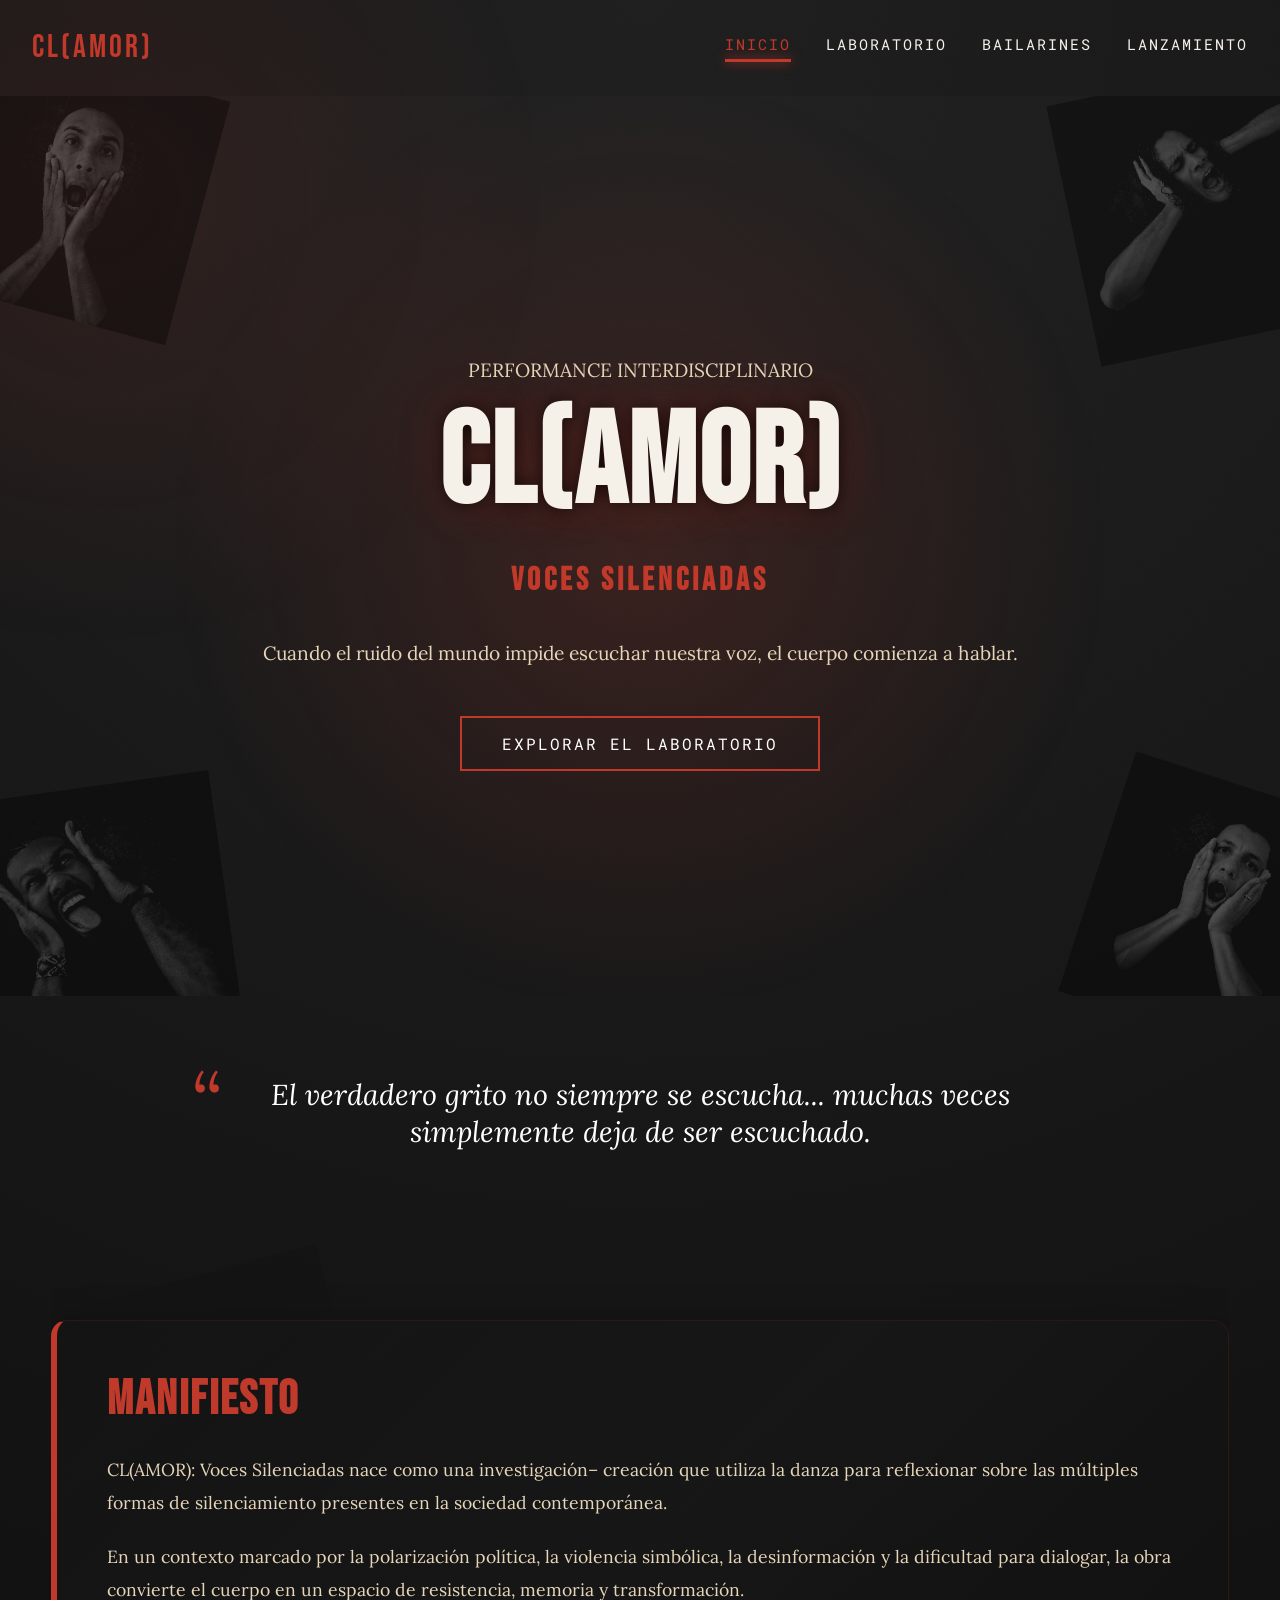
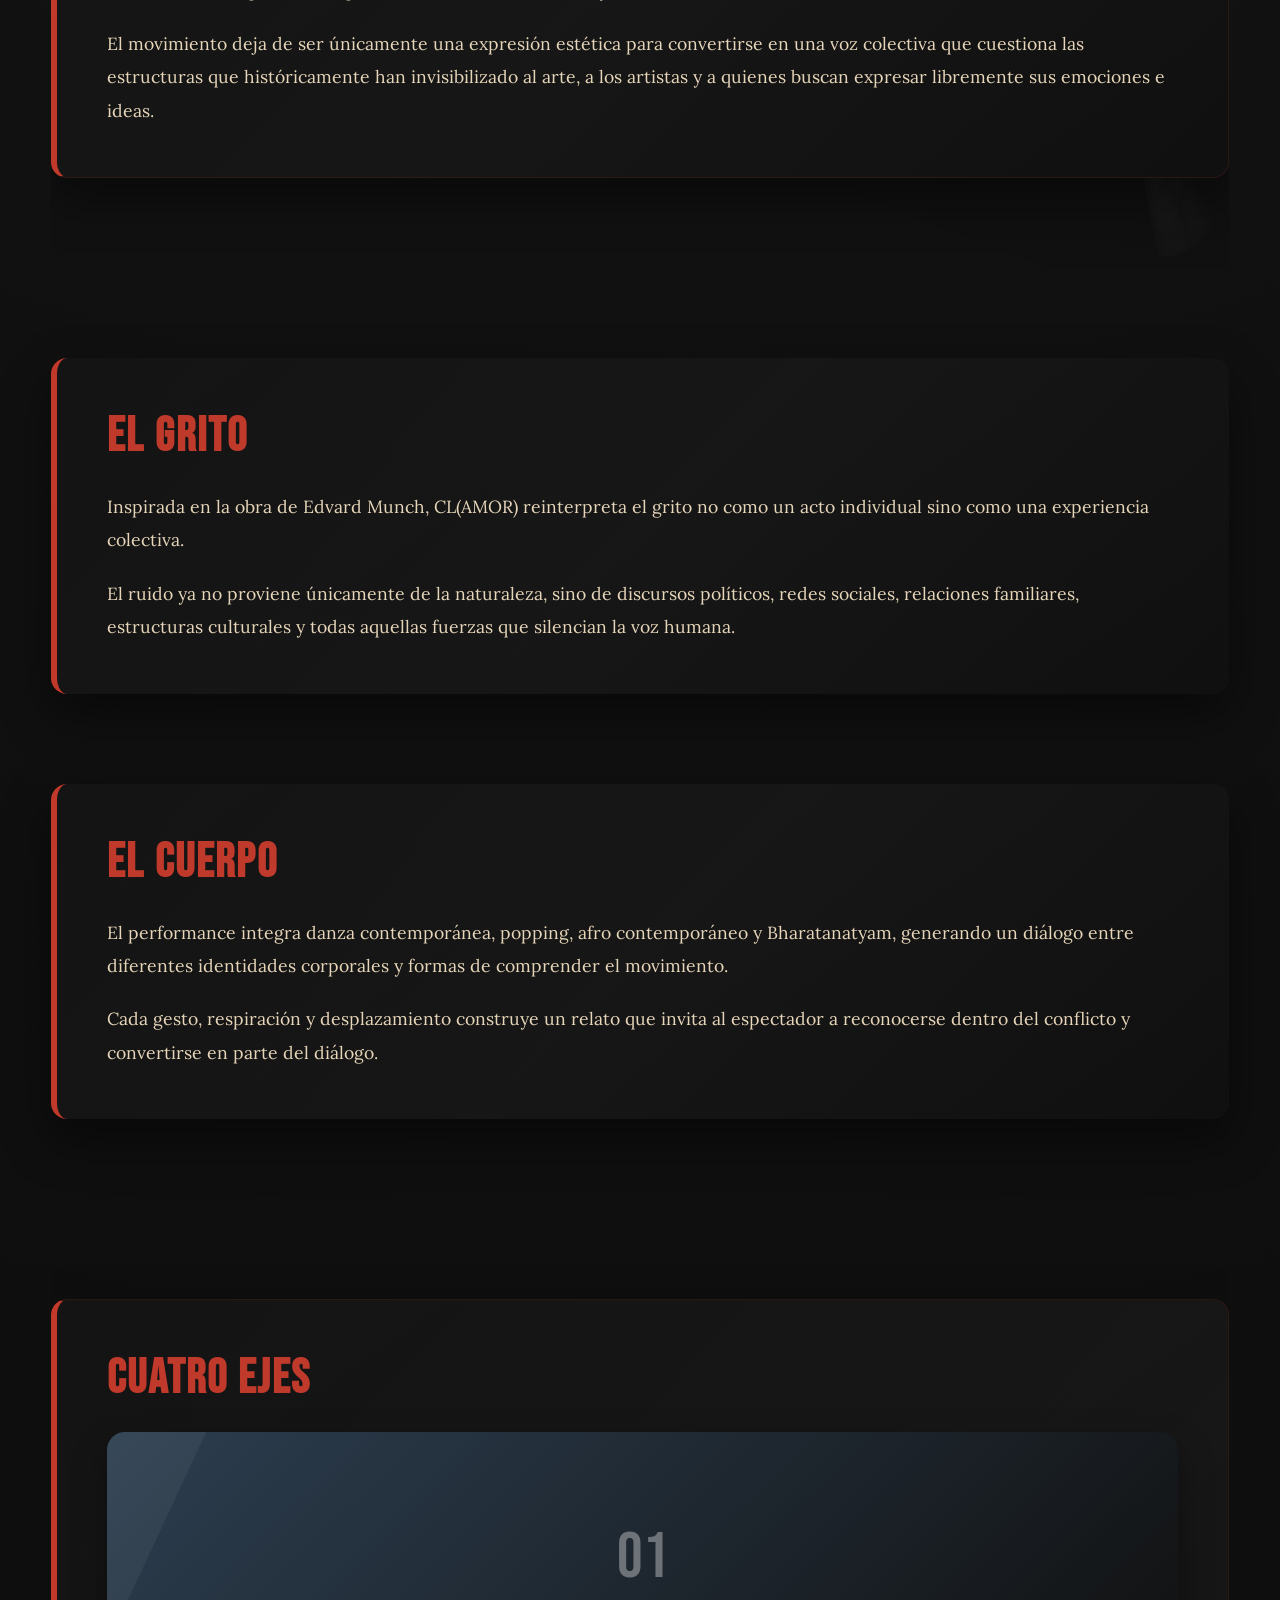
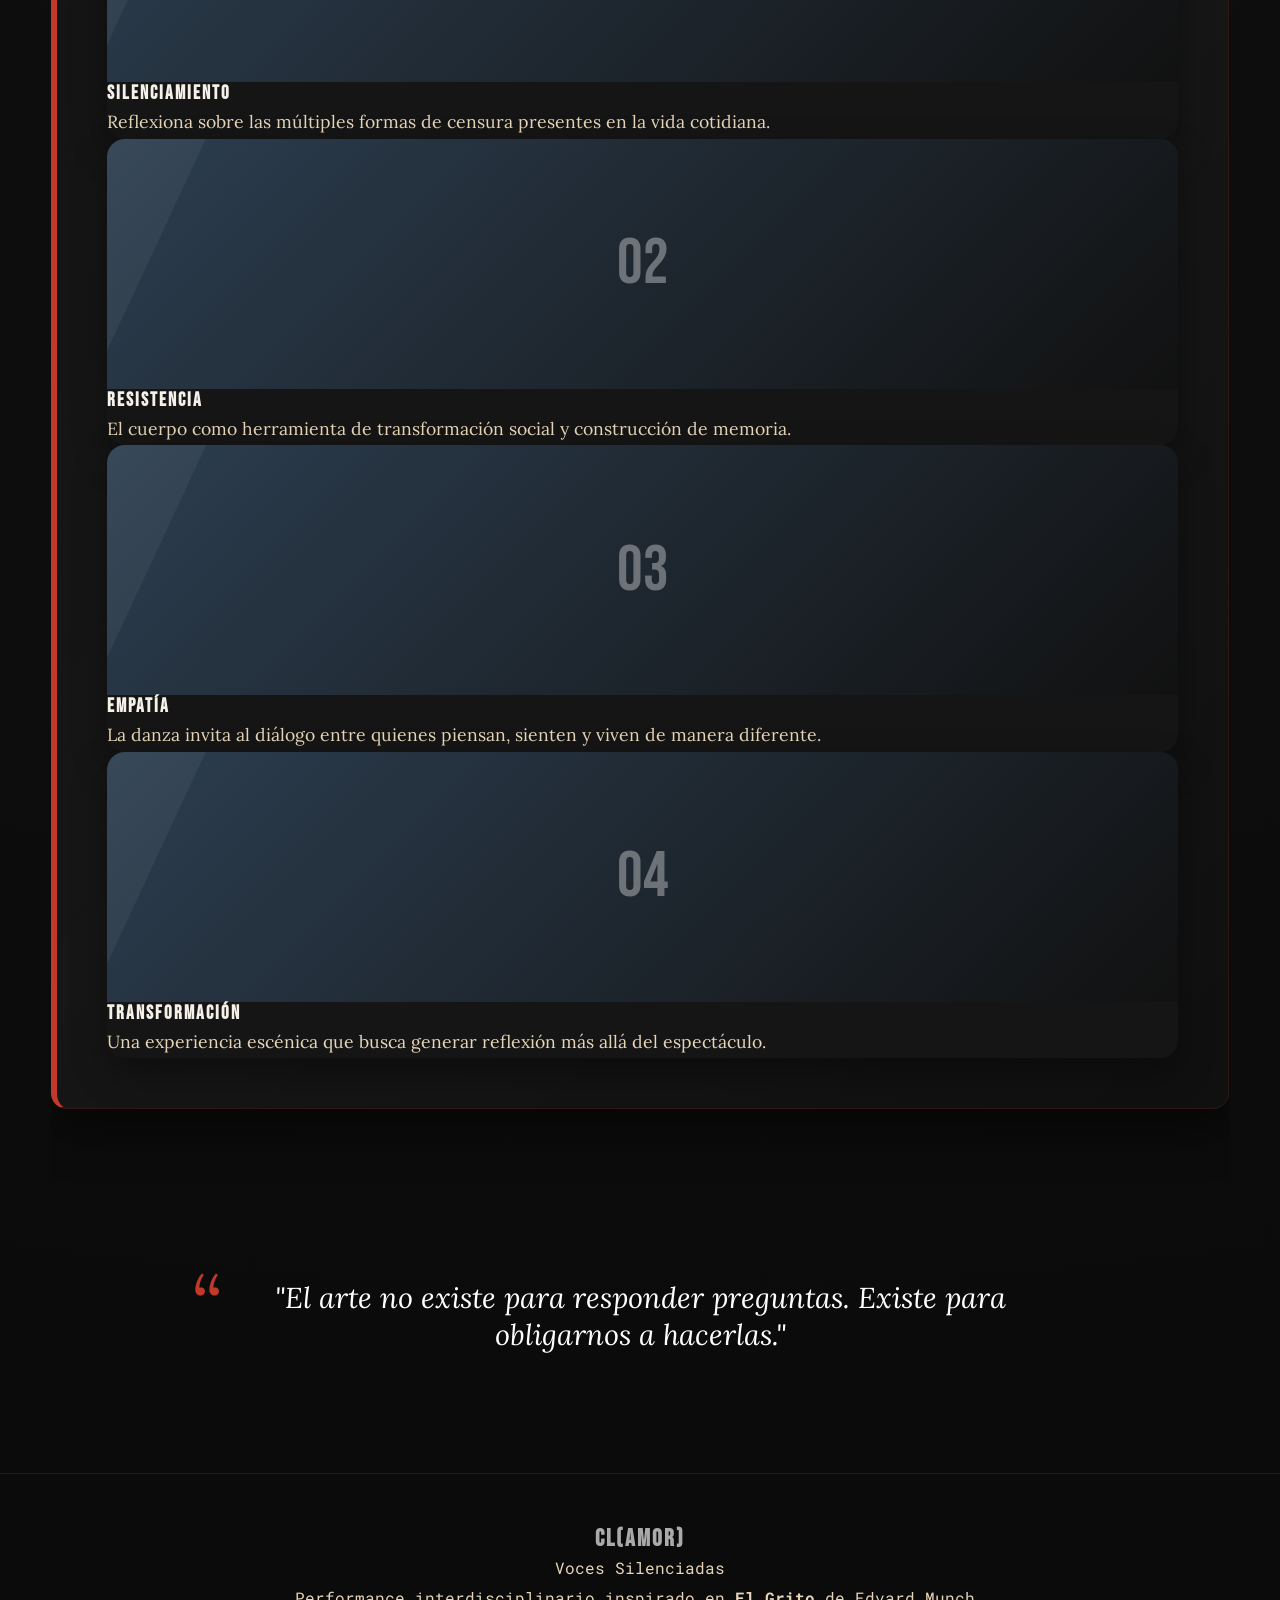
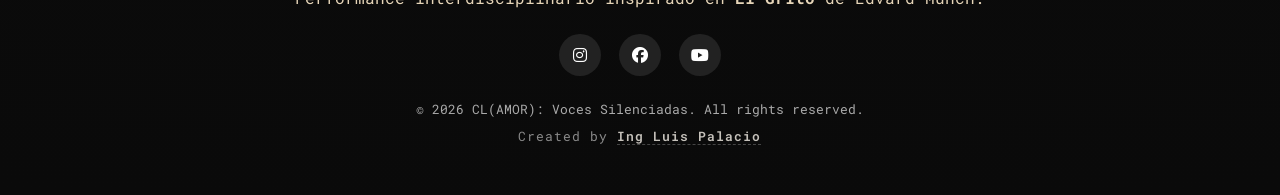
<file: index.html>
<!doctype html>
<html lang="es">
  <head>
    <meta charset="UTF-8" />

    <meta name="viewport" content="width=device-width, initial-scale=1.0" />

    <title>CL(AMOR) | Voces Silenciadas</title>

    <meta
      name="description"
      content="Performance interdisciplinario inspirado en El Grito de Edvard Munch. Una obra de danza sobre el silenciamiento, la empatía y la resistencia."
    />

    <!-- Google Fonts -->
    <link rel="preconnect" href="https://fonts.googleapis.com" />

    <link rel="preconnect" href="https://fonts.gstatic.com" crossorigin />

    <link
      href="https://fonts.googleapis.com/css2?family=Bebas+Neue&family=Lora:wght@400;500;600;700&family=Roboto+Mono:wght@300;400;500;700&display=swap"
      rel="stylesheet"
    />

    <!-- Font Awesome -->
    <link
      rel="stylesheet"
      href="https://cdnjs.cloudflare.com/ajax/libs/font-awesome/6.7.2/css/all.min.css"
    />

    <!-- CSS -->
    <link rel="stylesheet" href="css/style.css" />
  </head>

  <body>
    <!-- =======================================================
        HEADER
    ======================================================== -->

    <!-- =======================================================
        HEADER
    ======================================================== -->
    <header>
      <nav>
        <a href="#" class="logo"> CL(AMOR) </a>

        <div class="menu">
          <!-- Alineados con los nombres de tus archivos HTML -->
          <a href="#" class="active" data-page="home"> Inicio </a>
          <a href="#" data-page="laboratory"> Laboratorio </a>
          <a href="#" data-page="dancers"> Bailarines </a>
          <a href="#" data-page="launch"> Lanzamiento </a>
        </div>
      </nav>
    </header>

    <!-- =======================================================
        CONTENIDO PRINCIPAL (Secciones vacías que recibirán el HTML)
    ======================================================== -->
    <main>
      <section id="home" class="page active">
        <!-- Aquí se cargará pages/home.html -->
      </section>

      <section id="laboratory" class="page">
        <!-- Aquí se cargará pages/laboratory.html -->
      </section>

      <section id="dancers" class="page">
        <!-- Aquí se cargará pages/dancers.html -->
      </section>

      <section id="launch" class="page">
        <!-- Aquí se cargará pages/launch.html -->
      </section>
    </main>

    <!-- =======================================================
        BOTÓN IR ARRIBA
    ======================================================== -->

    <button id="btnTop">
      <i class="fa-solid fa-chevron-up"></i>
    </button>

    <!-- =======================================================
        FOOTER
    ======================================================== -->

    <footer>
      <div class="container">
        <h2>CL(AMOR)</h2>

        <p>Voces Silenciadas</p>

        <p>
          Performance interdisciplinario inspirado en
          <strong>El Grito</strong>
          de Edvard Munch.
        </p>

        <div class="socials">
          <a href="#" aria-label="Instagram">
            <i class="fab fa-instagram"></i>
          </a>

          <a href="#" aria-label="Facebook">
            <i class="fab fa-facebook"></i>
          </a>

          <a href="#" aria-label="YouTube">
            <i class="fab fa-youtube"></i>
          </a>
        </div>

        <br />

        <small>
          © <span id="year"></span> CL(AMOR): Voces Silenciadas. All rights
          reserved. <br />
          <span class="developer-credit">
            Created by
            <a
              href="https://github.com/ingluispalacio"
              target="_blank"
              rel="noopener noreferrer"
              >Ing Luis Palacio</a
            >
          </span>
        </small>
      </div>
    </footer>

    <!-- =======================================================
        JAVASCRIPT
    ======================================================== -->

    <script src="js/app.js"></script>
  </body>
</html>
</file>
<file: css/style.css>
/* ==========================================================
   CL(AMOR) - VOCES SILENCIADAS
   PARTE 1
   Variables, Reset, Layout General, Navbar, Hero e Inicio
   ========================================================== */

/* ===========================
   GOOGLE FONTS
=========================== */

@import url("https://fonts.googleapis.com/css2?family=Bebas+Neue&family=Lora:wght@400;600;700&family=Roboto+Mono:wght@300;400;600&display=swap");

/* ===========================
   VARIABLES
=========================== */

:root {
  --bg: #0a0a0a;
  --bg-soft: #111111;

  --accent: #c0392b;
  --accent-dark: #922b21;

  --secondary: #2c3e50;

  --text: #f5f0e8;
  --paper: #e6d5b8;

  --shadow: rgba(0, 0, 0, 0.55);

  --radius: 16px;

  --transition: 0.35s ease;
}

/* ===========================
   RESET
=========================== */

* {
  margin: 0;
  padding: 0;
  box-sizing: border-box;
}

html {
  scroll-behavior: smooth;
}

body {
  background: radial-gradient(
    circle at top,
    #232323 0%,
    #111 35%,
    #0a0a0a 100%
  );

  color: var(--text);

  font-family: "Lora", serif;

  overflow-x: hidden;

  min-height: 100vh;
}

/* ===========================
   SCROLLBAR
=========================== */

::-webkit-scrollbar {
  width: 10px;
}

::-webkit-scrollbar-track {
  background: #111;
}

::-webkit-scrollbar-thumb {
  background: var(--accent);

  border-radius: 20px;
}

/* ===========================
   LINKS
=========================== */

a {
  text-decoration: none;

  color: inherit;
}

/* ===========================
   IMAGES
=========================== */

img {
  max-width: 100%;

  display: block;
}

/* ===========================
   TITULOS
=========================== */

h1,
h2,
h3,
h4 {
  font-family: "Bebas Neue", sans-serif;

  letter-spacing: 2px;
}

/* ===========================
   PARRAFOS
=========================== */

p {
  line-height: 1.9;

  color: var(--paper);
}

/* ===========================
   SECCIONES SPA
=========================== */

.page {
  display: none;

  min-height: 100vh;

  /* padding-top: 110px; */

  animation: fade 0.6s;
}

.page.active {
  display: block;
}

/* ===========================
   CONTENEDOR
=========================== */

.container {
  width: min(1200px, 92%);

  margin: auto;
}

/* ===================================================
                   NAVBAR FLOTANTE
=================================================== */

header {
  position: fixed;
  top: 0;
  left: 0;
  width: 100%;
  z-index: 999;
  
  /* Estado inicial (Arriba del todo) */
  background: rgba(10, 10, 10, 0.1); 
  backdrop-filter: blur(0px);
  border-bottom: 1px solid transparent;
  
  /* Transición suave para todos los cambios de tamaño y color */
  transition: 
    background var(--transition), 
    backdrop-filter var(--transition), 
    border-color var(--transition), 
    box-shadow var(--transition);
}

/* El Header se transforma al hacer scroll mediante esta clase */
header.scrolled {
  background: rgba(10, 10, 10, 0.85); /* Fondo oscuro semitransparente */
  backdrop-filter: blur(16px); /* Desenfoque elegante */
  border-bottom: 1px solid rgba(192, 57, 43, 0.25); /* Sutil línea roja */
  box-shadow: 
    0 10px 30px rgba(0, 0, 0, 0.8),
    0 1px 0 rgba(192, 57, 43, 0.1);
}

/* ========================= */

nav {
  width: min(1300px, 95%);
  margin: auto;
  height: 95px; /* Altura generosa al inicio */
  display: flex;
  align-items: center;
  justify-content: space-between;
  transition: height var(--transition); /* Permite achicar el nav al hacer scroll */
}

/* Cuando se hace scroll, el nav se condensa para no estorbar la lectura */
header.scrolled nav {
  height: 70px;
}
/* ========================= */

.logo {
  font-family: "Bebas Neue";

  font-size: 2rem;

  color: var(--accent);

  letter-spacing: 3px;
}

/* ========================= */

.menu {
  display: flex;

  gap: 35px;
}

/* ========================= */

.menu a {
  position: relative;

  font-family: "Roboto Mono", monospace;

  font-size: 0.95rem;

  text-transform: uppercase;

  letter-spacing: 2px;

  transition: var(--transition);

  padding-bottom: 8px;
}

/* ========================= */

.menu a:hover {
  color: var(--accent);
}

/* ========================= */

.menu a.active {
  color: var(--accent);
}

/* ========================= */

.menu a.active::after {
  content: "";

  position: absolute;

  bottom: 0;

  left: 0;

  width: 100%;

  height: 3px;

  background: var(--accent);

  box-shadow: 0 0 12px var(--accent);
}

/* ===================================================
                    HERO
=================================================== */

.hero {
  min-height: 100vh;

  display: flex;

  align-items: center;

  justify-content: center;

  text-align: center;

  position: relative;

  overflow: hidden;
}

/* ===========================
   TEXTURA
=========================== */

.hero::before {
  content: "";

  position: absolute;

  inset: 0;

  background: radial-gradient(
    circle at center,

    rgba(192, 57, 43, 0.18),
    transparent 60%
  );
}

/* ===========================
   CONTENIDO HERO
=========================== */

.hero-content {
  position: relative;

  z-index: 2;

  width: min(900px, 90%);
}

/* ========================= */

.hero h1 {
  font-size: 8rem;

  color: var(--text);

  text-shadow:
    0 0 20px rgba(0, 0, 0, 0.8),
    0 0 40px rgba(192, 57, 43, 0.35);
}

/* ========================= */

.hero h2 {
  margin-top: 20px;

  font-size: 2rem;

  color: var(--accent);

  letter-spacing: 4px;
}

/* ========================= */

.hero p {
  margin-top: 35px;

  font-size: 1.2rem;
}

/* ==========================================================
    ESTILOS ARTÍSTICOS PARA LAS IMÁGENES DE "EL GRITO"
========================================================== */

/* Contenedor del Hero para que no se desborden las imágenes */
.hero {
  position: relative;
  overflow: hidden;
}

/* Base para los gritos en las esquinas del Hero */
.hero-screamer {
  position: absolute;
  width: 280px; /* Ajusta el tamaño de los rostros según prefieras */
  height: auto;
  opacity: 0.35;
  filter: grayscale(100%) contrast(140%) brightness(0.8);
  mix-blend-mode: screen; /* Mezcla perfecta con fondos oscuros */
  pointer-events: none; /* No interrumpe los clics en el menú o botones */
  transition: transform 0.8s cubic-bezier(0.25, 1, 0.5, 1), opacity 0.8s ease;
  z-index: 1;
}

/* Posicionamiento y rotación única para cada bailarín en las esquinas */
.screamer-tl {
  top: -5%;
  left: -5%;
  transform: rotate(15deg) scale(0.9);
}

.screamer-tr {
  top: -3%;
  right: -5%;
  transform: rotate(-12deg) scale(0.95);
}

.screamer-bl {
  bottom: -8%;
  left: -4%;
  transform: rotate(-8deg) scale(1);
}

.screamer-br {
  bottom: -6%;
  right: -6%;
  transform: rotate(18deg) scale(0.9);
}

/* Efecto de "Grito de escape" al pasar el mouse por el Hero */
.hero:hover .hero-screamer {
  opacity: 0.55;
  filter: grayscale(100%) contrast(160%) brightness(0.9);
}

.hero:hover .screamer-tl { transform: rotate(8deg) translate(10px, 10px) scale(1.05); }
.hero:hover .screamer-tr { transform: rotate(-6deg) translate(-10px, 10px) scale(1.05); }
.hero:hover .screamer-bl { transform: rotate(-12deg) translate(15px, -15px) scale(1.05); }
.hero:hover .screamer-br { transform: rotate(10deg) translate(-15px, -15px) scale(1.05); }


/* ==========================================================
    ESTILOS PARA LOS GRITOS EN EL FONDO (WATERMARKS)
========================================================== */

/* Clases utilitarias de posicionamiento */
.section-relative {
  position: relative;
  overflow: hidden;
}

.relative-content {
  position: relative;
  z-index: 2; /* Pone el texto y las tarjetas por delante */
  background: rgba(17, 17, 17, 0.85); /* Fondo semitransparente para leer bien */
  backdrop-filter: blur(4px); /* Suaviza el fondo */
  border: 1px solid rgba(192, 57, 43, 0.15);
}

/* El contenedor del rostro fantasmal */
.bg-watermark {
  position: absolute;
  width: 350px;
  height: auto;
  opacity: 0.05; /* Muy sutil para no interferir con la lectura */
  filter: grayscale(100%) contrast(150%);
  mix-blend-mode: lighten;
  pointer-events: none;
  z-index: 1;
}

.bg-watermark img {
  width: 100%;
  height: auto;
  display: block;
}

/* Ubicación de las marcas de agua */
.watermark-left {
  left: -5%;
  top: 15%;
  transform: rotate(-15deg) scale(1.2);
}

.watermark-right {
  right: -8%;
  bottom: 5%;
  transform: rotate(20deg) scale(1.3);
}

.watermark-center {
  left: 50%;
  top: 50%;
  transform: translate(-50%, -50%) rotate(5deg) scale(1.5);
  opacity: 0.03; /* Aún más tenue si está en el centro */
}

/* Responsividad para pantallas de móviles */
@media (max-width: 768px) {
  .hero-screamer {
    width: 150px; /* Rostros más pequeños en móviles */
    opacity: 0.25;
  }
  
  .bg-watermark {
    width: 200px;
    opacity: 0.03;
  }
}

/* ===================================================
             BOTÓN PRINCIPAL
=================================================== */

.btn {
  display: inline-block;

  margin-top: 45px;

  padding: 15px 40px;

  border: 2px solid var(--accent);

  color: white;

  text-transform: uppercase;

  letter-spacing: 2px;

  font-family: "Roboto Mono";

  transition: 0.35s;
}

/* ========================= */

.btn:hover {
  background: var(--accent);

  transform: translateY(-3px);

  box-shadow: 0 0 25px rgba(192, 57, 43, 0.4);
}
/* ===================================================
             BOTÓN VOLVER ARRIBA (DRAMÁTICO)
=================================================== */

#btnTop {
  position: fixed;
  bottom: 30px;
  right: 30px;
  width: 50px;
  height: 50px;
  border-radius: 50%;
  background: var(--bg-soft);
  border: 2px solid rgba(192, 57, 43, 0.4); /* Borde rojo opaco inicial */
  color: var(--text);
  cursor: pointer;
  
  display: flex;
  align-items: center;
  justify-content: center;
  font-size: 1.1rem;
  z-index: 998; /* Justo debajo del header */
  
  /* Escondido por defecto mediante opacidad y desplazamiento */
  opacity: 0;
  visibility: hidden;
  transform: translateY(25px) scale(0.9);
  
  transition: 
    opacity var(--transition), 
    visibility var(--transition), 
    transform var(--transition), 
    background var(--transition), 
    border-color var(--transition), 
    box-shadow var(--transition);
}

/* Clase que inyectará el JS cuando el usuario baje lo suficiente */
#btnTop.show {
  opacity: 1;
  visibility: visible;
  transform: translateY(0) scale(1);
}

/* Efecto al pasar el cursor (Aura de luz y rebote del icono) */
#btnTop:hover {
  background: var(--accent);
  border-color: var(--accent);
  color: white;
  transform: translateY(-5px) scale(1.05);
  box-shadow: 
    0 0 20px var(--accent),
    0 10px 20px rgba(0, 0, 0, 0.6);
}

#btnTop i {
  transition: transform var(--transition);
}

#btnTop:hover i {
  transform: translateY(-3px); /* Pequeño salto de la flecha hacia arriba */
}

/* ===================================================
                BLOQUES
=================================================== */

.block {
  margin: 90px 0;

  padding: 50px;

  background: linear-gradient(145deg, #141414, #101010);

  border-left: 6px solid var(--accent);

  border-radius: var(--radius);

  box-shadow: 0 20px 50px rgba(0, 0, 0, 0.45);
}

/* ========================= */

.block h2 {
  font-size: 3rem;

  color: var(--accent);

  margin-bottom: 25px;
}

/* ========================= */

.block p {
  font-size: 1.1rem;
}

/* ===================================================
          FRASE DESTACADA
=================================================== */

.quote {
  font-size: 1.8rem;

  font-style: italic;

  color: white;

  text-align: center;

  margin: 80px auto;

  max-width: 850px;

  position: relative;
}

/* ========================= */

.quote::before {
  content: "“";

  position: absolute;

  left: -25px;

  top: -25px;

  font-size: 5rem;

  color: var(--accent);
}

/* ===================================================
        TARJETAS REUTILIZABLES
=================================================== */

.card {
  background: #151515;

  border-radius: 18px;

  overflow: hidden;

  transition: 0.35s;

  box-shadow: 0 15px 35px rgba(0, 0, 0, 0.35);
}

.card:hover {
  transform: translateY(-8px);

  box-shadow: 0 25px 60px rgba(0, 0, 0, 0.6);
}

/* ===================================================
             PLACEHOLDER IMAGEN
=================================================== */

.placeholder {
  height: 250px;

  display: flex;

  align-items: center;

  justify-content: center;

  background: linear-gradient(135deg, #2c3e50, #111);

  font-size: 4rem;

  color: rgba(255, 255, 255, 0.35);

  font-family: "Bebas Neue";
}

/* ===================================================
                ANIMACIONES
=================================================== */

@keyframes fade {
  from {
    opacity: 0;

    transform: translateY(30px);
  }

  to {
    opacity: 1;

    transform: translateY(0);
  }
}

@keyframes pulse {
  0% {
    transform: scale(1);
  }

  50% {
    transform: scale(1.05);
  }

  100% {
    transform: scale(1);
  }
}

@keyframes glow {
  0% {
    box-shadow: 0 0 5px var(--accent);
  }

  50% {
    box-shadow: 0 0 30px var(--accent);
  }

  100% {
    box-shadow: 0 0 5px var(--accent);
  }
}

/* ==========================================================
   CL(AMOR) - VOCES SILENCIADAS
   PARTE 2
   Laboratorio, Tabs, Canvas, Bailarines, Cartagena,
   Contador, Formulario y Responsive
========================================================== */

/*==========================================================
                    LABORATORIO
==========================================================*/

.lab-wrapper {
  margin: 70px auto;
}

.lab-tabs {
  display: flex;

  gap: 15px;

  flex-wrap: wrap;

  margin-bottom: 35px;
}

.tab-btn {
  padding: 14px 28px;

  background: #161616;

  color: var(--paper);

  border: 1px solid rgba(255, 255, 255, 0.08);

  cursor: pointer;

  border-radius: 40px;

  transition: 0.35s;

  font-family: "Roboto Mono", monospace;

  letter-spacing: 1px;
}

.tab-btn:hover {
  background: var(--accent);
}

.tab-btn.active {
  background: var(--accent);

  box-shadow: 0 0 18px rgba(192, 57, 43, 0.45);
}

.tab-content {
  display: none;

  animation: fade 0.4s;
}

.tab-content.active {
  display: block;
}

/*==========================================================
                    PANEL LAB
==========================================================*/

.lab-panel {
  background: #141414;

  border-radius: 18px;

  padding: 35px;

  border-left: 5px solid var(--accent);

  box-shadow: 0 18px 40px rgba(0, 0, 0, 0.45);
}

.lab-panel h3 {
  color: var(--accent);

  font-size: 2rem;

  margin-bottom: 20px;
}

.lab-panel p {
  font-family: "Roboto Mono", monospace;

  font-size: 0.95rem;

  margin-bottom: 18px;
}

/* ==========================================================
     NUEVA GALERÍA EN MOSAICO ASIMÉTRICO (LABORATORIO)
========================================================== */

.lab-gallery {
  display: grid;
  grid-template-columns: repeat(auto-fill, minmax(220px, 1fr));
  grid-auto-rows: 220px;
  grid-auto-flow: dense; /* Rellena espacios vacíos automáticamente */
  gap: 15px;
  margin-top: 40px;
}

.gallery-item {
  position: relative;
  overflow: hidden;
  border-radius: 8px;
  background: #151515;
  border: 1px solid rgba(255, 255, 255, 0.03);
  box-shadow: 0 10px 20px rgba(0, 0, 0, 0.3);
}

/* Modificadores de tamaño para dinamismo visual */
.gallery-item.size-large {
  grid-column: span 2;
  grid-row: span 2;
}

.gallery-item.size-medium {
  grid-column: span 2;
}

.gallery-item img {
  width: 100%;
  height: 100%;
  object-fit: cover;
  transition: transform 0.6s cubic-bezier(0.25, 1, 0.5, 1), filter 0.6s ease;
  filter: grayscale(100%) brightness(0.7) contrast(110%);
}

/* Capa de texto al pasar el mouse */
.gallery-overlay {
  position: absolute;
  inset: 0;
  background: linear-gradient(to top, rgba(10, 10, 10, 0.95) 10%, rgba(192, 57, 43, 0.15) 100%);
  display: flex;
  align-items: flex-end;
  padding: 20px;
  opacity: 0;
  transition: opacity 0.4s ease;
  pointer-events: none;
}

.gallery-overlay span {
  font-family: "Roboto Mono", monospace;
  font-size: 0.85rem;
  letter-spacing: 2px;
  text-transform: uppercase;
  color: var(--text);
  transform: translateY(10px);
  transition: transform 0.4s cubic-bezier(0.25, 1, 0.5, 1);
}

/* Efectos Hover */
.gallery-item:hover img {
  transform: scale(1.05);
  filter: grayscale(10%) brightness(0.9) contrast(100%);
}

.gallery-item:hover .gallery-overlay {
  opacity: 1;
}

.gallery-item:hover .gallery-overlay span {
  transform: translateY(0);
}

/* Adaptación para pantallas pequeñas */
@media (max-width: 768px) {
  .lab-gallery {
    grid-template-columns: repeat(auto-fill, minmax(150px, 1fr));
    grid-auto-rows: 150px;
    gap: 10px;
  }
  
  .gallery-item.size-large,
  .gallery-item.size-medium {
    grid-column: span 2;
    grid-row: span 1;
  }
}

/* ==========================================================
         NUEVA RUTA METODOLÓGICA (STORYLINE PIPELINE)
========================================================== */

.methodology-pipeline {
  position: relative;
  max-width: 800px;
  margin: 60px auto;
  padding-left: 50px; /* Espacio para la línea a la izquierda */
}

/* La línea roja de tensión dramática */
.pipeline-line {
  position: absolute;
  left: 20px;
  top: 15px;
  bottom: 15px;
  width: 2px;
  background: linear-gradient(to bottom, var(--accent) 70%, rgba(192, 57, 43, 0.05) 100%);
}

.pipeline-step {
  position: relative;
  margin-bottom: 50px;
}

.pipeline-step:last-child {
  margin-bottom: 0;
}

/* El punto de interacción (Badge) */
.pipeline-badge {
  position: absolute;
  left: -42px; /* Alineado perfectamente con la línea */
  top: 15px;
  width: 16px;
  height: 16px;
  background: var(--bg-dark);
  border: 2px solid var(--accent);
  border-radius: 50%;
  display: flex;
  align-items: center;
  justify-content: center;
  z-index: 2;
}

/* El pulso rojo */
.pulse-dot {
  width: 6px;
  height: 6px;
  background: var(--accent);
  border-radius: 50%;
  box-shadow: 0 0 10px var(--accent);
  animation: pulseGlow 2s infinite ease-in-out;
}

/* Contenido de la tarjeta */
.pipeline-content {
  background: #121212;
  border: 1px solid rgba(255, 255, 255, 0.02);
  border-radius: 8px;
  padding: 30px;
  box-shadow: 0 15px 35px rgba(0, 0, 0, 0.4);
  transition: transform 0.4s cubic-bezier(0.25, 1, 0.5, 1), border-color 0.4s;
}

.pipeline-content:hover {
  transform: translateX(10px);
  border-color: rgba(192, 57, 43, 0.3);
}

.step-meta {
  font-family: "Roboto Mono", monospace;
  color: var(--accent);
  font-size: 0.8rem;
  letter-spacing: 2px;
  text-transform: uppercase;
  margin-bottom: 8px;
  display: inline-block;
}

.pipeline-content h3 {
  font-size: 1.8rem;
  margin-bottom: 12px;
  color: var(--text);
  letter-spacing: 0.5px;
}

.pipeline-content p {
  color: var(--paper);
  line-height: 1.7;
  font-size: 0.98rem;
}

/* Animación del pulso */
@keyframes pulseGlow {
  0% {
    transform: scale(1);
    box-shadow: 0 0 0 0 rgba(192, 57, 43, 0.7);
  }
  70% {
    transform: scale(1.1);
    box-shadow: 0 0 0 8px rgba(192, 57, 43, 0);
  }
  100% {
    transform: scale(1);
    box-shadow: 0 0 0 0 rgba(192, 57, 43, 0);
  }
}

/* Adaptación responsive */
@media (max-width: 600px) {
  .methodology-pipeline {
    padding-left: 35px;
  }
  .pipeline-line {
    left: 10px;
  }
  .pipeline-badge {
    left: -32px;
  }
  .pipeline-content {
    padding: 20px;
  }
  .pipeline-content h3 {
    font-size: 1.4rem;
  }
}

/*==========================================================
                    CANVAS
==========================================================*/
.canvas-wrapper {
  width: 100%;
  height: 450px; /* Altura ideal para ver bien los movimientos */
  background-color: #111; /* Fondo oscuro que combina con el canvas */
  border-radius: 8px; /* Bordes redondeados para mantener la estética */
  overflow: hidden;
  margin-top: 2rem;
  box-shadow: 0 4px 20px rgba(0, 0, 0, 0.4);
  position: relative;
}

/* El canvas ocupa el 100% de su envoltorio */
#stageCanvas {
  width: 100%;
  height: 100%;
  display: block;
}

/*==========================================================
                  HERRAMIENTAS
==========================================================*/

.tool-grid {
  display: grid;

  grid-template-columns: repeat(auto-fit, minmax(280px, 1fr));

  gap: 25px;

  margin-top: 30px;
}

.tool-card {
  background: #161616;

  padding: 30px;

  border-radius: 16px;

  border-top: 5px solid var(--accent);

  transition: 0.35s;
}

.tool-card:hover {
  transform: translateY(-6px);
}

.tool-card h4 {
  color: var(--accent);

  margin-bottom: 15px;

  font-size: 1.8rem;
}

.tool-card p {
  font-family: "Roboto Mono";

  font-size: 0.95rem;
}

/* ==========================================================
         NUEVO DISEÑO ALTERNADO DE BAILARINES (PRO)
========================================================== */

.dancers-alternating {
  display: flex;
  flex-direction: column;
  gap: 80px; /* Separación dramática entre filas */
  margin: 60px 0;
}

.dancer-row {
  display: flex;
  background: #121212;
  border-radius: var(--radius);
  overflow: hidden;
  border: 1px solid rgba(255, 255, 255, 0.03);
  box-shadow: 0 20px 50px rgba(0, 0, 0, 0.55);
  transition: transform 0.5s cubic-bezier(0.25, 1, 0.5, 1), border-color var(--transition), box-shadow var(--transition);
}

/* Efecto hover sobre toda la fila */
.dancer-row:hover {
  transform: translateY(-5px);
  border-color: rgba(192, 57, 43, 0.25);
  box-shadow: 0 25px 60px rgba(192, 57, 43, 0.15);
}

/* 🔄 MAGIA DEL ALTERNADO: Invierte la dirección en las posiciones pares */
.dancer-row:nth-child(even) {
  flex-direction: row-reverse;
}

/* 1. Contenedor de la Foto */
.dancer-img-box {
  flex: 1;
  min-width: 380px;
  height: 480px;
  overflow: hidden;
  position: relative;
}

.dancer-img-box img {
  width: 100%;
  height: 100%;
  object-fit: cover;
  /* Efecto escénico oscuro: escala de grises y alto contraste */
  filter: grayscale(100%) contrast(125%) brightness(0.85);
  transition: filter 0.8s ease, transform 0.8s cubic-bezier(0.25, 1, 0.5, 1);
}

/* Al pasar el mouse, el bailarín cobra vida y color sutil */
.dancer-row:hover .dancer-img-box img {
  filter: grayscale(30%) contrast(115%) brightness(0.95);
  transform: scale(1.04);
}

/* Gradientes laterales para fundir suavemente la imagen con la caja de texto */
.dancer-img-box::after {
  content: '';
  position: absolute;
  inset: 0;
  background: linear-gradient(to right, rgba(18, 18, 18, 0) 70%, rgba(18, 18, 18, 1) 100%);
  pointer-events: none;
  transition: opacity 0.5s;
}

.dancer-row:nth-child(even) .dancer-img-box::after {
  background: linear-gradient(to left, rgba(18, 18, 18, 0) 70%, rgba(18, 18, 18, 1) 100%);
}

/* 2. Contenedor de Información */
.dancer-info-box {
  flex: 1.2;
  padding: 60px;
  display: flex;
  flex-direction: column;
  justify-content: center;
}

.dancer-genre {
  font-family: "Roboto Mono", monospace;
  color: var(--accent);
  font-size: 0.85rem;
  letter-spacing: 3px;
  text-transform: uppercase;
  margin-bottom: 12px;
  display: inline-block;
}

.dancer-info-box h3 {
  font-size: 3rem;
  color: var(--text);
  line-height: 1.1;
  letter-spacing: 1px;
}

.dancer-aka {
  font-family: "Lora", serif;
  font-style: italic;
  color: var(--paper);
  opacity: 0.7;
  font-size: 1.15rem;
  margin-top: 5px;
  margin-bottom: 25px;
  display: block;
}

.dancer-info-box p {
  font-size: 1.05rem;
  line-height: 1.85;
  color: var(--paper);
  margin-bottom: 35px;
}

/* 3. Botón de Instagram de alta gama */
.dancer-socials {
  display: flex;
}

.dancer-ig-btn {
  display: inline-flex;
  align-items: center;
  gap: 12px;
  padding: 12px 24px;
  border-radius: 30px;
  background: rgba(255, 255, 255, 0.03);
  border: 1px solid rgba(255, 255, 255, 0.08);
  color: var(--text);
  font-family: "Roboto Mono", monospace;
  font-size: 0.85rem;
  text-transform: uppercase;
  letter-spacing: 1px;
  transition: var(--transition);
}

.dancer-ig-btn i {
  font-size: 1.1rem;
  transition: transform var(--transition);
}

.dancer-ig-btn:hover {
  background: var(--accent);
  border-color: var(--accent);
  color: white;
  transform: translateY(-3px);
  box-shadow: 0 8px 25px rgba(192, 57, 43, 0.45);
}

.dancer-ig-btn:hover i {
  transform: rotate(15deg) scale(1.1);
}

/* ==========================================================
            RESPONSIVE PARA PANTALLAS CHICAS
========================================================== */

@media (max-width: 992px) {
  .dancer-row, 
  .dancer-row:nth-child(even) {
    flex-direction: column; /* Apilar verticalmente */
  }
  
  .dancer-img-box {
    min-width: 100%;
    height: 380px;
  }
  
  /* Redireccionamos el gradiente hacia abajo para que se funda bien al apilarse */
  .dancer-img-box::after,
  .dancer-row:nth-child(even) .dancer-img-box::after {
    background: linear-gradient(to bottom, rgba(18, 18, 18, 0) 60%, rgba(18, 18, 18, 1) 100%) !important;
  }
  
  .dancer-info-box {
    padding: 40px 30px;
  }

  .dancer-info-box h3 {
    font-size: 2.3rem;
  }
}

@media (max-width: 480px) {
  .dancer-img-box {
    height: 300px;
  }
  
  .dancer-info-box h3 {
    font-size: 1.8rem;
  }
  
  .dancer-info-box p {
    font-size: 0.95rem;
  }
}


.avatar {
  width: 130px;

  height: 130px;

  border-radius: 50%;

  margin: auto;

  background: linear-gradient(135deg, var(--accent), #611);

  display: flex;

  align-items: center;

  justify-content: center;

  font-size: 3rem;

  font-family: "Bebas Neue";

  margin-bottom: 25px;
}


.socials {
  display: flex;

  justify-content: center;

  gap: 18px;

  margin-top: 20px;
}

.socials a {
  width: 42px;

  height: 42px;

  display: flex;

  align-items: center;

  justify-content: center;

  border-radius: 50%;

  background: #222;

  transition: 0.35s;

  color: white;
}

.socials a:hover {
  background: var(--accent);
}

/*==========================================================
                    LAUNCH
==========================================================*/

.countdown {
  display: grid;

  grid-template-columns: repeat(auto-fit, minmax(150px, 1fr));

  gap: 20px;

  margin: 60px 0;
}

.time-box {
  background: #151515;

  border-radius: 18px;

  text-align: center;

  padding: 35px;

  border-bottom: 5px solid var(--accent);
}

.time-box span {
  display: block;

  font-size: 3rem;

  font-family: "Bebas Neue";

  color: var(--accent);
}

.time-box small {
  font-family: "Roboto Mono";
}

/*==========================================================
                     SEDES
==========================================================*/

.venues {
  display: grid;

  grid-template-columns: repeat(auto-fit, minmax(280px, 1fr));

  gap: 30px;

  margin-top: 60px;
}

.venue {
  background: #161616;

  border-radius: 18px;

  padding: 30px;

  position: relative;
}

.badge {
  position: absolute;

  top: 18px;

  right: 18px;

  background: var(--accent);

  color: white;

  padding: 8px 15px;

  border-radius: 30px;

  font-size: 0.8rem;

  font-family: "Roboto Mono";
}

/*==========================================================
                  FORMULARIO
==========================================================*/

.subscribe {
  margin-top: 80px;

  background: #141414;

  border-radius: 20px;

  padding: 40px;
}

.subscribe h2 {
  margin-bottom: 25px;

  color: var(--accent);
}

.subscribe form {
  display: flex;

  gap: 15px;

  flex-wrap: wrap;
}

.subscribe input {
  flex: 1;

  min-width: 260px;

  padding: 18px;

  border: none;

  border-radius: 10px;

  background: #222;

  color: white;

  font-size: 1rem;
}

.subscribe input:focus {
  outline: 2px solid var(--accent);
}

.subscribe button {
  padding: 18px 35px;

  background: var(--accent);

  color: white;

  border: none;

  cursor: pointer;

  border-radius: 10px;

  transition: 0.35s;

  font-family: "Roboto Mono";
}

.subscribe button:hover {
  transform: translateY(-4px);

  background: #a93226;
}

.success {
  margin-top: 20px;

  color: #7dff9c;

  display: none;
}

/*==========================================================
                    FOOTER
==========================================================*/

footer {
  margin-top: 120px;

  padding: 50px 20px;

  text-align: center;

  border-top: 1px solid rgba(255, 255, 255, 0.08);

  font-family: "Roboto Mono";

  color: #aaa;
}

/*==========================================================
                  EFECTOS
==========================================================*/

.fade-up {
  animation: fade 0.8s;
}

.glow {
  animation: glow 2s infinite;
}

.pulse {
  animation: pulse 3s infinite;
}

/*==========================================================
                RESPONSIVE
==========================================================*/

@media (max-width: 992px) {
  .hero h1 {
    font-size: 5.5rem;
  }

  .hero h2 {
    font-size: 1.5rem;
  }

  .block {
    padding: 35px;
  }

  nav {
    flex-direction: column;

    height: auto;

    padding: 20px 0;
  }

  .menu {
    margin-top: 20px;

    flex-wrap: wrap;

    justify-content: center;
  }
}

@media (max-width: 768px) {
  .hero {
    min-height: 90vh;
  }

  .hero h1 {
    font-size: 4rem;
  }

  .hero h2 {
    font-size: 1.2rem;
  }

  .quote {
    font-size: 1.3rem;
  }

  .lab-tabs {
    flex-direction: column;
  }

  .tab-btn {
    width: 100%;
  }

  .subscribe form {
    flex-direction: column;
  }

  .subscribe button {
    width: 100%;
  }

  .countdown {
    grid-template-columns: repeat(2, 1fr);
  }

  .time-box span {
    font-size: 2.3rem;
  }
}

@media (max-width: 480px) {
  .hero h1 {
    font-size: 3rem;
  }

  .logo {
    font-size: 1.6rem;
  }

  .block {
    padding: 25px;
  }

  .block h2 {
    font-size: 2.2rem;
  }

  .avatar {
    width: 100px;

    height: 100px;

    font-size: 2.3rem;
  }

  .countdown {
    grid-template-columns: 1fr;
  }

  #stageCanvas {
    height: 320px;
  }
}

/* ==========================================================
   CL(AMOR) - PARTE 3 (OPCIONAL)
   Efectos cinematográficos y detalles visuales
==========================================================*/

/*=============================
    TEXTURA GENERAL
=============================*/

body::before {
  content: "";

  position: fixed;

  inset: 0;

  pointer-events: none;

  opacity: 0.05;

  background-image: repeating-linear-gradient(
    45deg,
    transparent,
    transparent 2px,
    rgba(255, 255, 255, 0.06) 3px
  );

  z-index: 0;
}

/*=============================
      HALO ROJO
=============================*/

body::after {
  content: "";

  position: fixed;

  width: 900px;

  height: 900px;

  left: -350px;

  top: -250px;

  background: radial-gradient(circle, rgba(192, 57, 43, 0.12), transparent 70%);

  pointer-events: none;

  animation: slowMove 18s infinite alternate;

  z-index: 0;
}

/*=============================
      CAPA SUPERIOR
=============================*/

/* Dejamos solo .page con posición relativa */
.page {
  position: relative;
  z-index: 2;
  padding-top: 6rem;
}

/* El header mantiene su z-index alto pero conserva su position: fixed del inicio */
header {
  z-index: 999; 
}

/*=============================
      SELECCIÓN
=============================*/

::selection {
  background: var(--accent);

  color: white;
}

/*=============================
      HERO BRILLO
=============================*/

.hero h1 {
  animation: titleGlow 5s infinite alternate;
}

/*=============================
      BLOQUES
=============================*/

.block {
  position: relative;

  overflow: hidden;
}

.block::before {
  content: "";

  position: absolute;

  inset: 0;

  background: linear-gradient(
    135deg,
    transparent,
    rgba(255, 255, 255, 0.02),
    transparent
  );

  pointer-events: none;
}

/*=============================
      TARJETAS
=============================*/

.card,
.media-card,
.tool-card,
.venue {
  position: relative;

  overflow: hidden;
}

.card::after,
.media-card::after,
.tool-card::after,
.venue::after {
  content: "";

  position: absolute;

  top: -100%;

  left: -50%;

  width: 50%;

  height: 300%;

  transform: rotate(25deg);

  background: rgba(255, 255, 255, 0.05);

  transition: 0.7s;
}

.card:hover::after,
.media-card:hover::after,
.tool-card:hover::after,
.venue:hover::after {
  left: 150%;
}

/*=============================
      BADGE
=============================*/

.badge {
  animation: pulse 2s infinite;
}

/*=============================
      BOTONES
=============================*/

button,
.btn {
  position: relative;

  overflow: hidden;
}

button::before,
.btn::before {
  content: "";

  position: absolute;

  left: -120%;

  top: 0;

  width: 100%;

  height: 100%;

  background: linear-gradient(
    90deg,
    transparent,
    rgba(255, 255, 255, 0.25),
    transparent
  );

  transition: 0.7s;
}

button:hover::before,
.btn:hover::before {
  left: 130%;
}

/*=============================
      INPUTS
=============================*/

input {
  transition: 0.3s;
}

input:focus {
  box-shadow: 0 0 20px rgba(192, 57, 43, 0.35);
}

/*=============================
      CANVAS
=============================*/

#stageCanvas {
  transition: 0.5s;
}

#stageCanvas:hover {
  box-shadow: 0 0 45px rgba(192, 57, 43, 0.45);
}

/*=============================
      ANIMACIONES
=============================*/

@keyframes slowMove {
  from {
    transform: translate(0, 0);
  }

  to {
    transform: translate(180px, 120px);
  }
}

@keyframes titleGlow {
  from {
    text-shadow:
      0 0 10px rgba(255, 255, 255, 0.2),
      0 0 25px rgba(192, 57, 43, 0.25);
  }

  to {
    text-shadow:
      0 0 20px rgba(255, 255, 255, 0.45),
      0 0 60px rgba(192, 57, 43, 0.6);
  }
}

@media (max-width: 768px) {
  .canvas-wrapper {
    height: 350px; /* Un poco más pequeño en móviles para que quepa en pantalla */
  }
}

/* ==========================================================
                  FIRMA DE DESARROLLADOR
========================================================== */

.developer-credit {
  display: inline-block;
  margin-top: 10px;
  font-family: "Roboto Mono", monospace;
  font-size: 0.8rem;
  letter-spacing: 1px;
  opacity: 0.8;
}

.developer-credit a {
  color: var(--text); /* O tu color de texto claro */
  text-decoration: none;
  font-weight: 600;
  border-bottom: 1px dashed rgba(255, 255, 255, 0.3);
  transition: color var(--transition), border-color var(--transition);
}

.developer-credit a:hover {
  color: var(--accent); /* Se ilumina en rojo como el resto de la web */
  border-bottom-color: var(--accent);
}

/* ==========================================================
   CONTENEDOR DE VIDEO RESPONSIVO (GOOGLE DRIVE)
========================================================== */
.lab-video-wrapper {
  position: relative;
  width: 100%;
  aspect-ratio: 16 / 9; /* Mantiene la proporción perfecta */
  margin: 2rem 0 3.5rem 0; /* Separa el texto de arriba y la galería de abajo */
  border-radius: 8px; /* O el border-radius que estés usando en tus imágenes */
  overflow: hidden;
  box-shadow: 0 4px 20px rgba(0, 0, 0, 0.2); /* Sombra suave para darle profundidad */
  background-color: #000; /* Fondo negro mientras carga el preview */
}

.lab-video-wrapper iframe {
  position: absolute;
  top: 0;
  left: 0;
  width: 100%;
  height: 100%;
  border: none;
}
</file>
